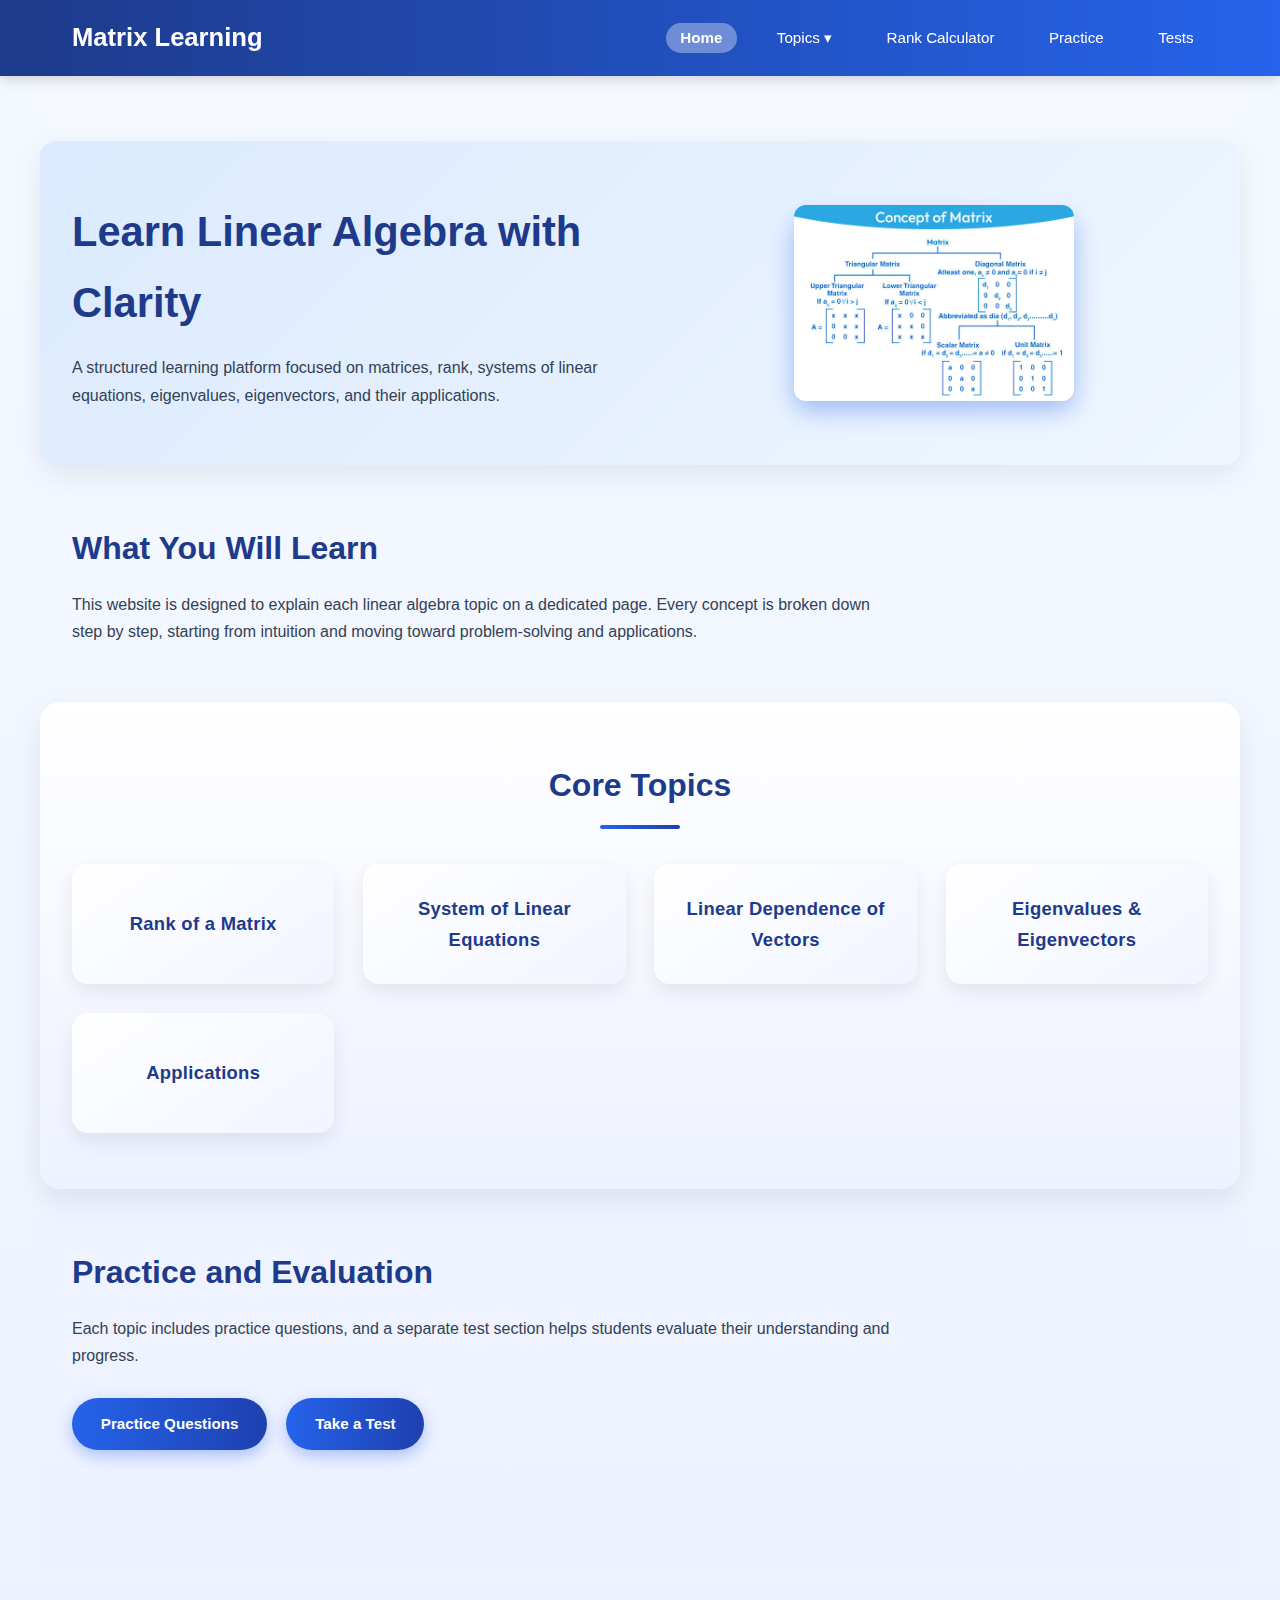
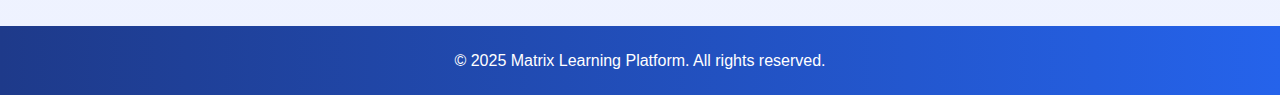
<file: index.html>
<!DOCTYPE html>
<html lang="en">

<head>
  <meta charset="UTF-8" />
  <meta name="viewport" content="width=device-width, initial-scale=1.0" />
  <link rel="stylesheet" href="style.css">
  <title>Matrix Learning Platform</title>
</head>
<script src="main.js"></script>

<body>
  <!-- Fixed Header / Navigation -->
  <header class="site-header">
    <nav class="nav-links">
      <h1>Matrix Learning</h1>
      <ul>
        <li><a href="index.html" class="active">Home</a></li>
        <li class="dropdown">
          <a href="">Topics ▾</a>
          <ul class="dropdown-menu">
            <li><a href="rank.html">Rank</a></li>
            <li><a href="systems.html">System of Linear Equations</a></li>
            <li><a href="dependence.html">Linear Dependence of Vectors</a></li>
            <li><a href="eigen.html">Eigenvalues & Eigenvectors</a></li>
            <li><a href="applications.html">Applications</a></li>
          </ul>
        </li>

        <li><a href="rank-calculator.html">Rank Calculator</a></li>
        <li><a href="practice.html">Practice</a></li>
        <li><a href="tests.html">Tests</a></li>
      </ul>
    </nav>
  </header>


  <!-- Main Content -->
  <main class="page-wrapper">
    <div class="content">


      <!-- Hero Section -->
      <section id="home" class="hero">
        <div class="hero-text">
          <h2>Learn Linear Algebra with Clarity</h2>
          <p>
            A structured learning platform focused on matrices, rank, systems of linear
            equations, eigenvalues, eigenvectors, and their applications.
          </p>
        </div>
        <div class="hero-visual">
          <!-- Visual placeholder (diagram / illustration) -->
          <div class="matrix-box">
            <img src="HomeVisual.jpg" alt="Matrix representation">
          </div>
        </div>
      </section>


      <!-- Introduction -->
      <section>
        <h2>What You Will Learn</h2>
        <p>
          This website is designed to explain each linear algebra topic on a dedicated page.
          Every concept is broken down step by step, starting from intuition and moving
          toward problem-solving and applications.
        </p>
      </section>


      <!-- Topics Overview -->
      <section class="topic-overview">
        <h2>Core Topics</h2>
        <div class="topic-grid">
          <a href="rank.html" class="topic-card">Rank of a Matrix</a>
          <a href="systems.html" class="topic-card">System of Linear Equations</a>
          <a href="dependence.html" class="topic-card">Linear Dependence of Vectors</a>
          <a href="eigen.html" class="topic-card">Eigenvalues & Eigenvectors</a>
          <a href="applications.html" class="topic-card">Applications</a>
        </div>
      </section>


      <!-- Practice & Tests -->
      <section>
        <h2>Practice and Evaluation</h2>
        <p>
          Each topic includes practice questions, and a separate test section helps
          students evaluate their understanding and progress.
        </p>
        <div class="action-links">
          <a href="practice.html">Practice Questions</a>
          <a href="tests.html">Take a Test</a>
        </div>
      </section>

    </div>
  </main>


  <!-- Footer -->
  <footer>
    <p>&copy; 2025 Matrix Learning Platform. All rights reserved.</p>
  </footer>


</body>

</html>
</file>
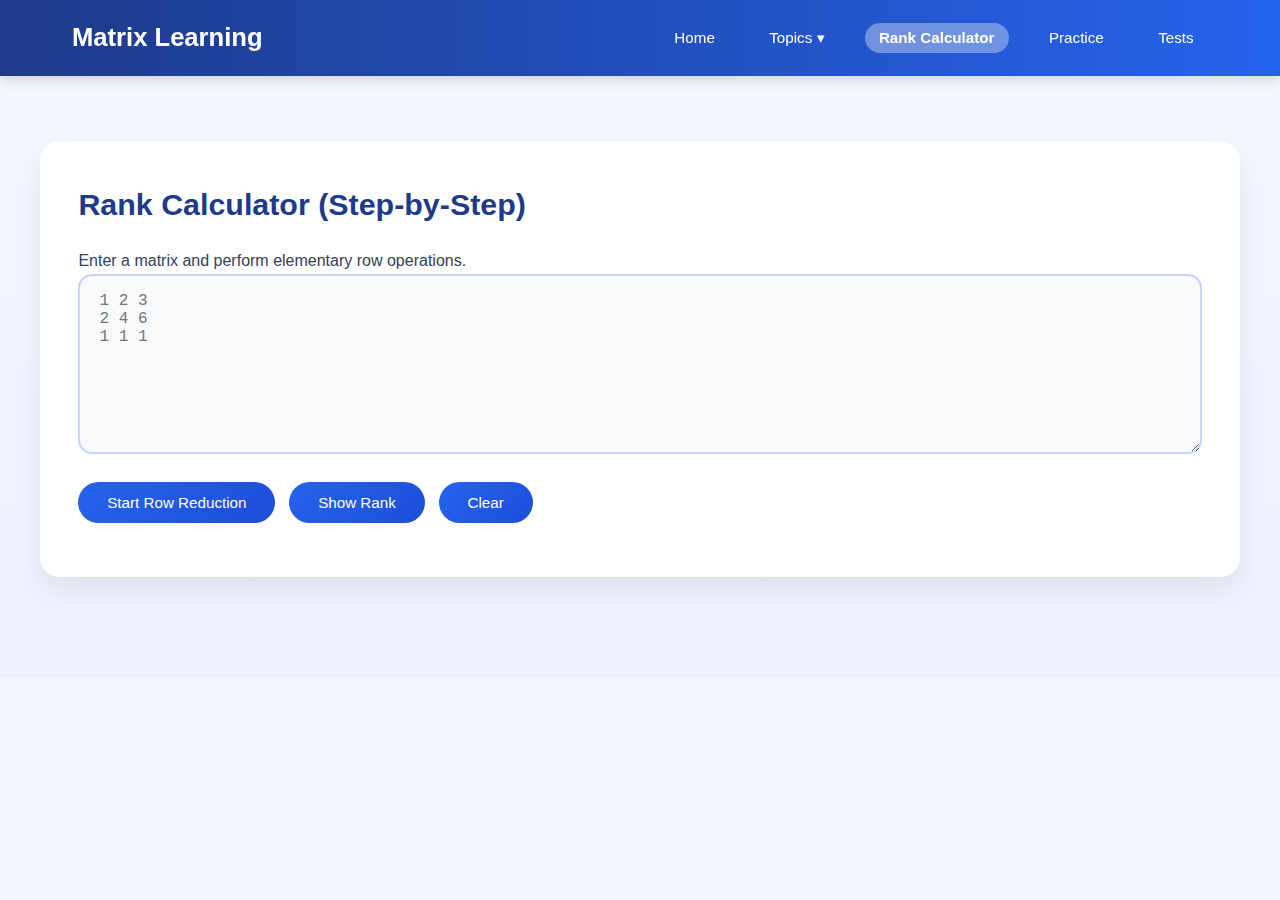
<file: rank-calculator.html>
<!DOCTYPE html>
<html lang="en">

<head>
  <meta charset="UTF-8">
  <title>Rank Calculator | Matrix Learning</title>

  <!-- Global + Page Styles -->
  <link rel="stylesheet" href="style.css">
  <link rel="stylesheet" href="rank-calculator.css">
</head>

<body>

  <header class="site-header">
    <nav class="nav-links">
      <h1>Matrix Learning</h1>
      <ul>
        <li><a href="index.html">Home</a></li>

        <li class="dropdown">
          <a href="#">Topics ▾</a>
          <ul class="dropdown-menu">
            <li><a href="rank.html">Rank</a></li>
            <li><a href="systems.html">System of Linear Equations</a></li>
            <li><a href="dependence.html">Linear Dependence of Vectors</a></li>
            <li><a href="eigen.html">Eigenvalues & Eigenvectors</a></li>
            <li><a href="applications.html">Applications</a></li>
          </ul>
        </li>

        <li><a href="rank-calculator.html" class="active">Rank Calculator</a></li>
        <li><a href="practice.html">Practice</a></li>
        <li><a href="tests.html">Tests</a></li>
      </ul>
    </nav>
  </header>

  <main class="page-wrapper">
    <div class="content">

      <!-- INPUT MATRIX -->
      <section class="page-section">
        <h2>Rank Calculator (Step-by-Step)</h2>
        <p>Enter a matrix and perform elementary row operations.</p>

        <textarea id="matrixInput" placeholder="1 2 3
2 4 6
1 1 1"></textarea>

        <button id="startBtn" class="primary-btn">Start Row Reduction</button>
        <button id="showRankBtn" class="primary-btn">Show Rank</button>
        <button id="resetBtn" class="primary-btn">Clear</button>


        <!-- Inline result matching page style -->
        <p id="directRankResult"
          style="margin-top:1rem; font-size:1.2rem; font-weight:600; text-align:left; color:#1e3a8a;"></p>
      </section>


      <!-- MATRIX DISPLAY -->
      <section class="page-section" id="matrixSection" style="display:none;">
        <h3>Current Matrix</h3>
        <div id="matrixTable"></div>
      </section>

      <!-- ROW OPERATIONS -->
      <section class="page-section" id="operationSection" style="display:none;">
        <h3>Row Operation</h3>

        <div class="op-box">
          <span>R</span>
          <input type="number" id="rowI" min="1" placeholder="i">

          <select id="opType">
            <option value="add">← Rᵢ + kRⱼ</option>
            <option value="scale">← kRᵢ</option>
            <option value="swap">↔ Rⱼ</option>
          </select>

          <input type="number" id="multiplier" placeholder="k" step="any">

          <span id="rowJLabel">R</span>
          <input type="number" id="rowJ" min="1" placeholder="j">
        </div>

        <div style="margin-top:1rem;">
          <button id="applyOpBtn" class="primary-btn">Apply</button>
          <button id="undoBtn" class="primary-btn">Undo</button>
          <button id="finishBtn" class="primary-btn">Finish</button>
        </div>

        <!-- STEP LOG -->
        <div id="stepLog" style="margin-top:1.5rem;"></div>
      </section>

      <!-- RANK CHECK -->
      <section class="page-section" id="rankCheckSection" style="display:none;">
        <h3>Enter Rank</h3>
        <input id="rankInput" type="number" min="0">
        <button id="checkRankBtn" class="primary-btn">Check Rank</button>
        <p id="resultText"></p>
      </section>

    </div>
  </main>

  <script src="rank-calculator.js"></script>
</body>

</html>
</file>
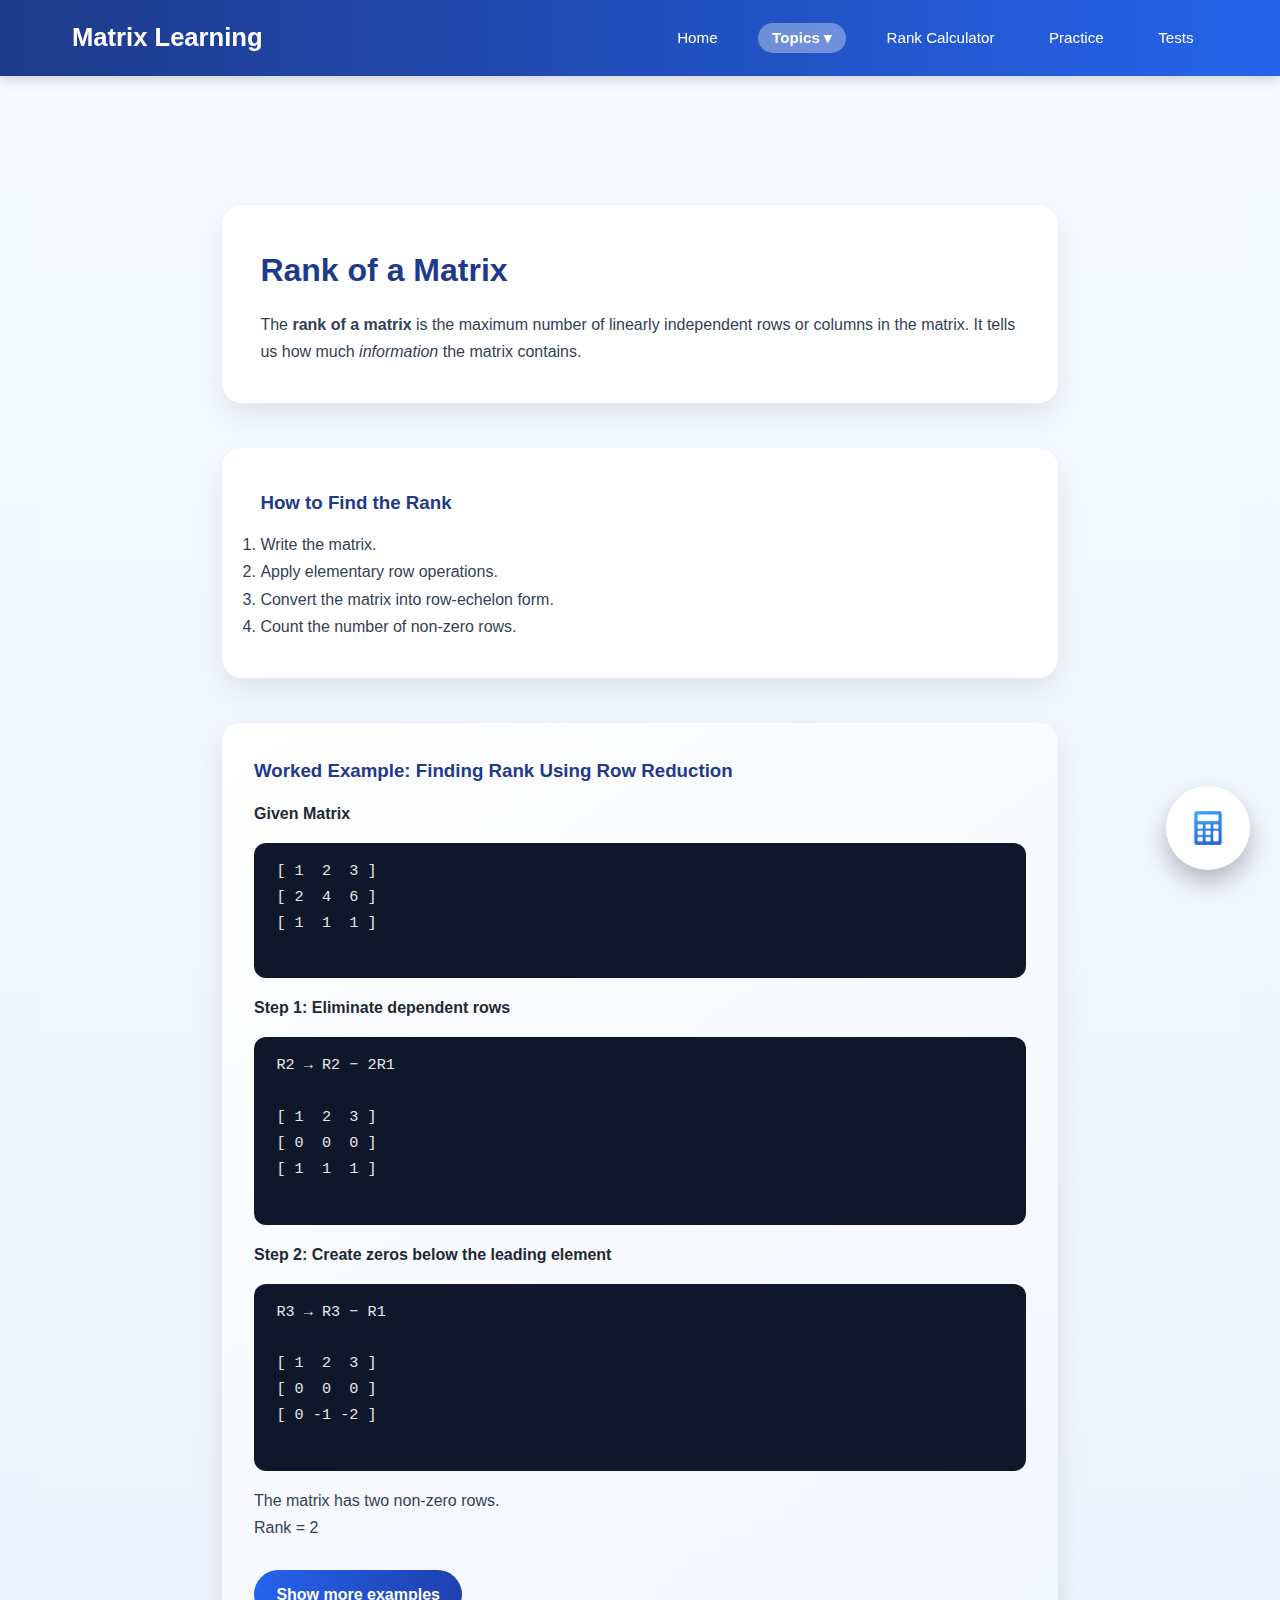
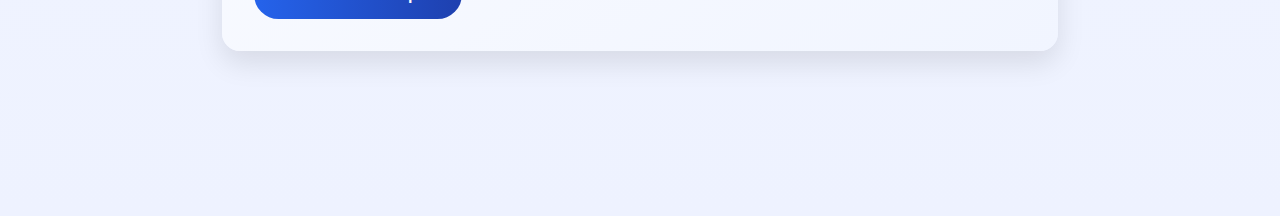
<file: rank.html>
<!DOCTYPE html>
<html lang="en">

<head>
  <meta charset="UTF-8" />
  <meta name="viewport" content="width=device-width, initial-scale=1.0" />
  <title>Rank of a Matrix | Matrix Learning</title>
  <link rel="stylesheet" href="style.css" />
  <link rel="stylesheet" href="rank.css" />
</head>

<body>

  <!-- ================= HEADER ================= -->
  <header class="site-header">
    <nav class="nav-links">
      <h1>Matrix Learning</h1>
      <ul>
        <li><a href="index.html">Home</a></li>
        <li class="dropdown">
          <a href="" class="active">Topics ▾</a>
          <ul class="dropdown-menu">
            <li><a href="rank.html">Rank</a></li>
            <li><a href="systems.html">System of Linear Equations</a></li>
            <li><a href="dependence.html">Linear Dependence of Vectors</a></li>
            <li><a href="eigen.html">Eigenvalues & Eigenvectors</a></li>
            <li><a href="applications.html">Applications</a></li>
          </ul>
        </li>

        <li><a href="rank-calculator.html">Rank Calculator</a></li>
        <li><a href="practice.html">Practice</a></li>
        <li><a href="tests.html">Tests</a></li>
      </ul>
    </nav>

  </header>

  <!-- ================= MAIN CONTENT ================= -->
  <main class="page-wrapper">
    <div class="content">

      <!-- Rank Definition -->
      <section class="topic-section page-section">
        <h2>Rank of a Matrix</h2>
        <p>
          The <strong>rank of a matrix</strong> is the maximum number of
          linearly independent rows or columns in the matrix.
          It tells us how much <em>information</em> the matrix contains.
        </p>
      </section>

      <!-- How to Find Rank -->
      <section class="topic-section page-section">
        <h3>How to Find the Rank</h3>
        <ol>
          <li>Write the matrix.</li>
          <li>Apply elementary row operations.</li>
          <li>Convert the matrix into row-echelon form.</li>
          <li>Count the number of non-zero rows.</li>
        </ol>
      </section>

      <!-- Examples -->
      <section class="topic-section page-section example">
        <h3>Worked Example: Finding Rank Using Row Reduction</h3>

        <div class="example-block">
          <h4>Given Matrix</h4>
          <pre>
[ 1  2  3 ]
[ 2  4  6 ]
[ 1  1  1 ]
        </pre>
        </div>

        <div class="example-block">
          <h4>Step 1: Eliminate dependent rows</h4>
          <pre>
R2 → R2 − 2R1

[ 1  2  3 ]
[ 0  0  0 ]
[ 1  1  1 ]
        </pre>
        </div>

        <div class="example-block">
          <h4>Step 2: Create zeros below the leading element</h4>
          <pre>
R3 → R3 − R1

[ 1  2  3 ]
[ 0  0  0 ]
[ 0 -1 -2 ]
        </pre>
        </div>

        <div class="example-result">
          <p>The matrix has two non-zero rows.</p>
          <p class="rank-answer">Rank = 2</p>
        </div>

        <details class="more-examples">
          <summary>Show more examples</summary>

          <div class="extra-example">
            <h4>Example 2: Identity Matrix</h4>
            <pre>
[ 1  0  0 ]
[ 0  1  0 ]
[ 0  0  1 ]
          </pre>
            <p><strong>Rank = 3</strong></p>
          </div>

          <div class="extra-example">
            <h4>Example 3: Dependent Rows</h4>
            <pre>
[ 1  2 ]
[ 2  4 ]
          </pre>
            <p><strong>Rank = 1</strong></p>
          </div>

          <div class="extra-example">
            <h4>Example 4: Zero Matrix</h4>
            <pre>
[ 0  0 ]
[ 0  0 ]
          </pre>
            <p><strong>Rank = 0</strong></p>
          </div>

          <div class="extra-example">
            <h4>Example 5: Upper Triangular Matrix</h4>
            <pre>
[ 1  2  3 ]
[ 0  1  4 ]
[ 0  0  1 ]
          </pre>
            <p><strong>Rank = 3</strong></p>
          </div>
        </details>
      </section>

    </div>
  </main>

  <!-- ================= FLOATING CALCULATOR BUTTON ================= -->
  <a href="rank-calculator.html" class="calc-button" title="Open Rank Calculator">
    <img src="calculator.png" alt="Rank Calculator">
  </a>


  <script src="rank.js"></script>
</body>

</html>
</file>
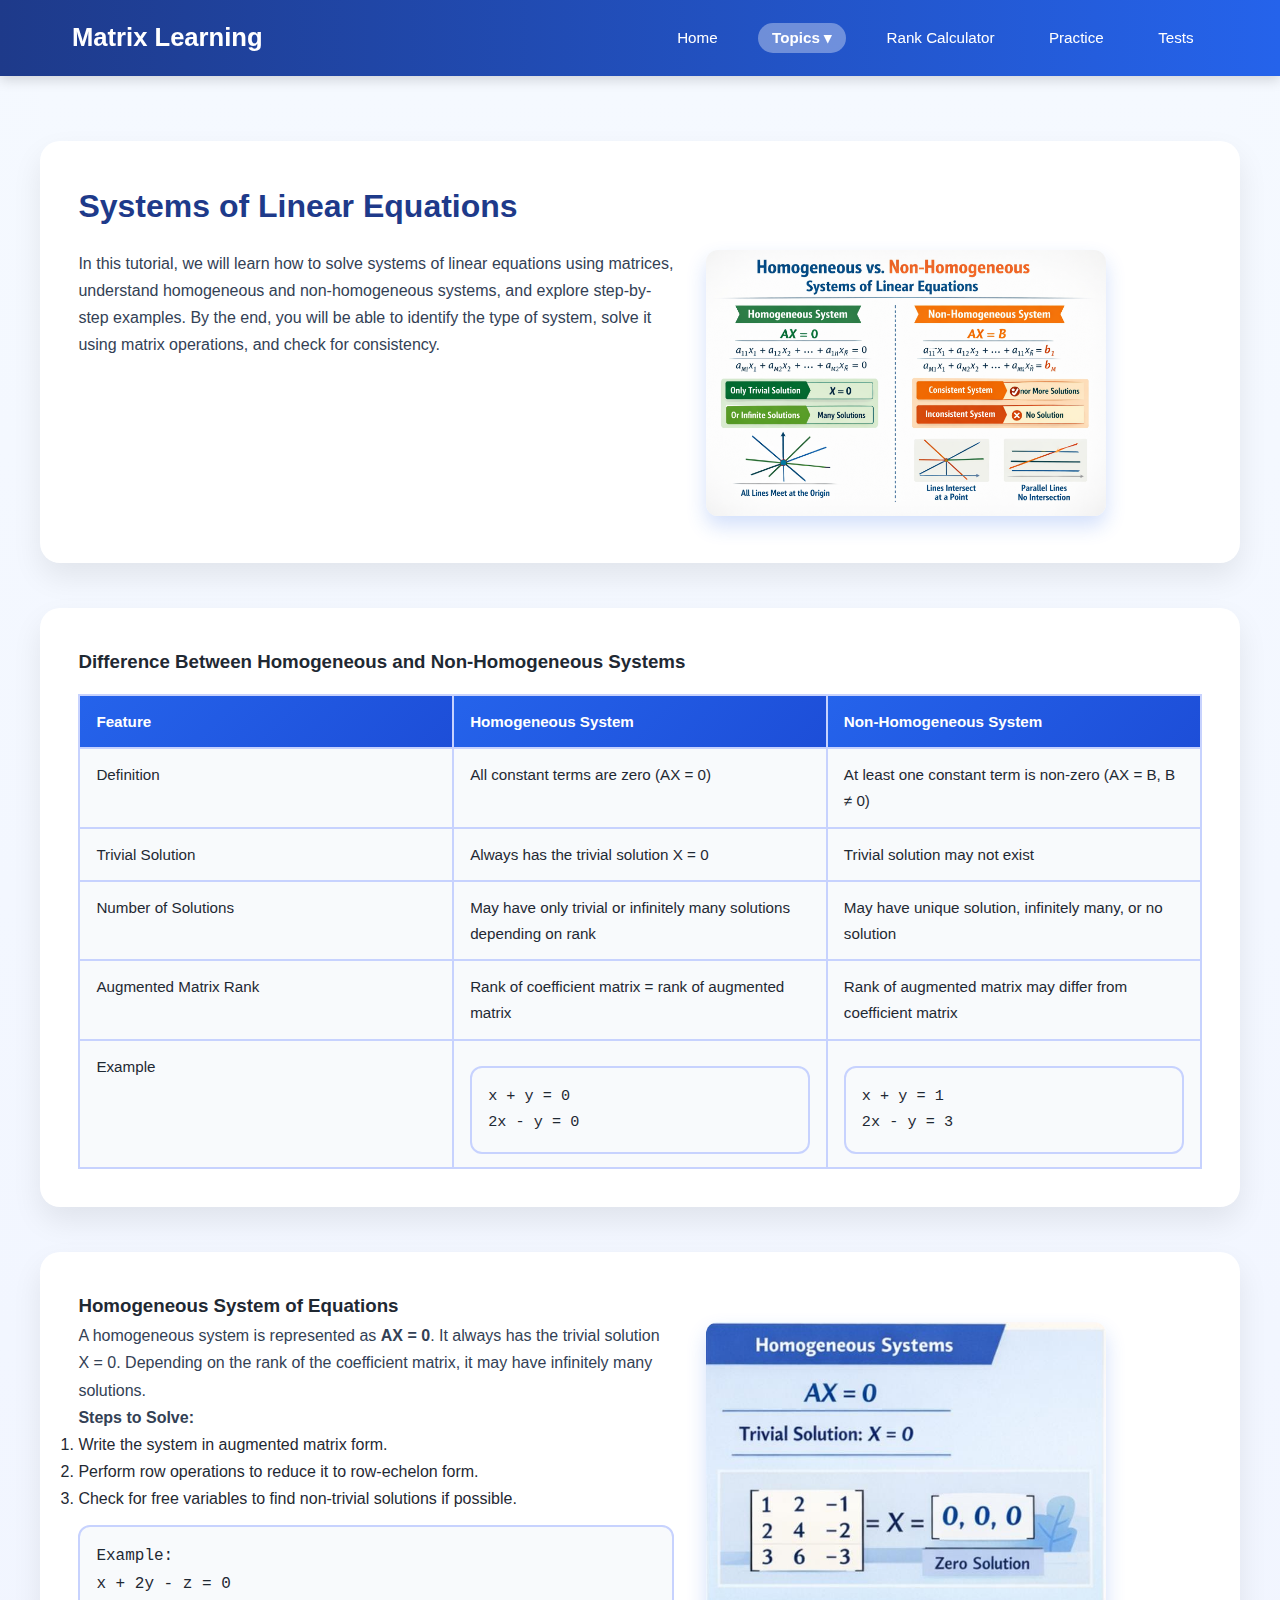
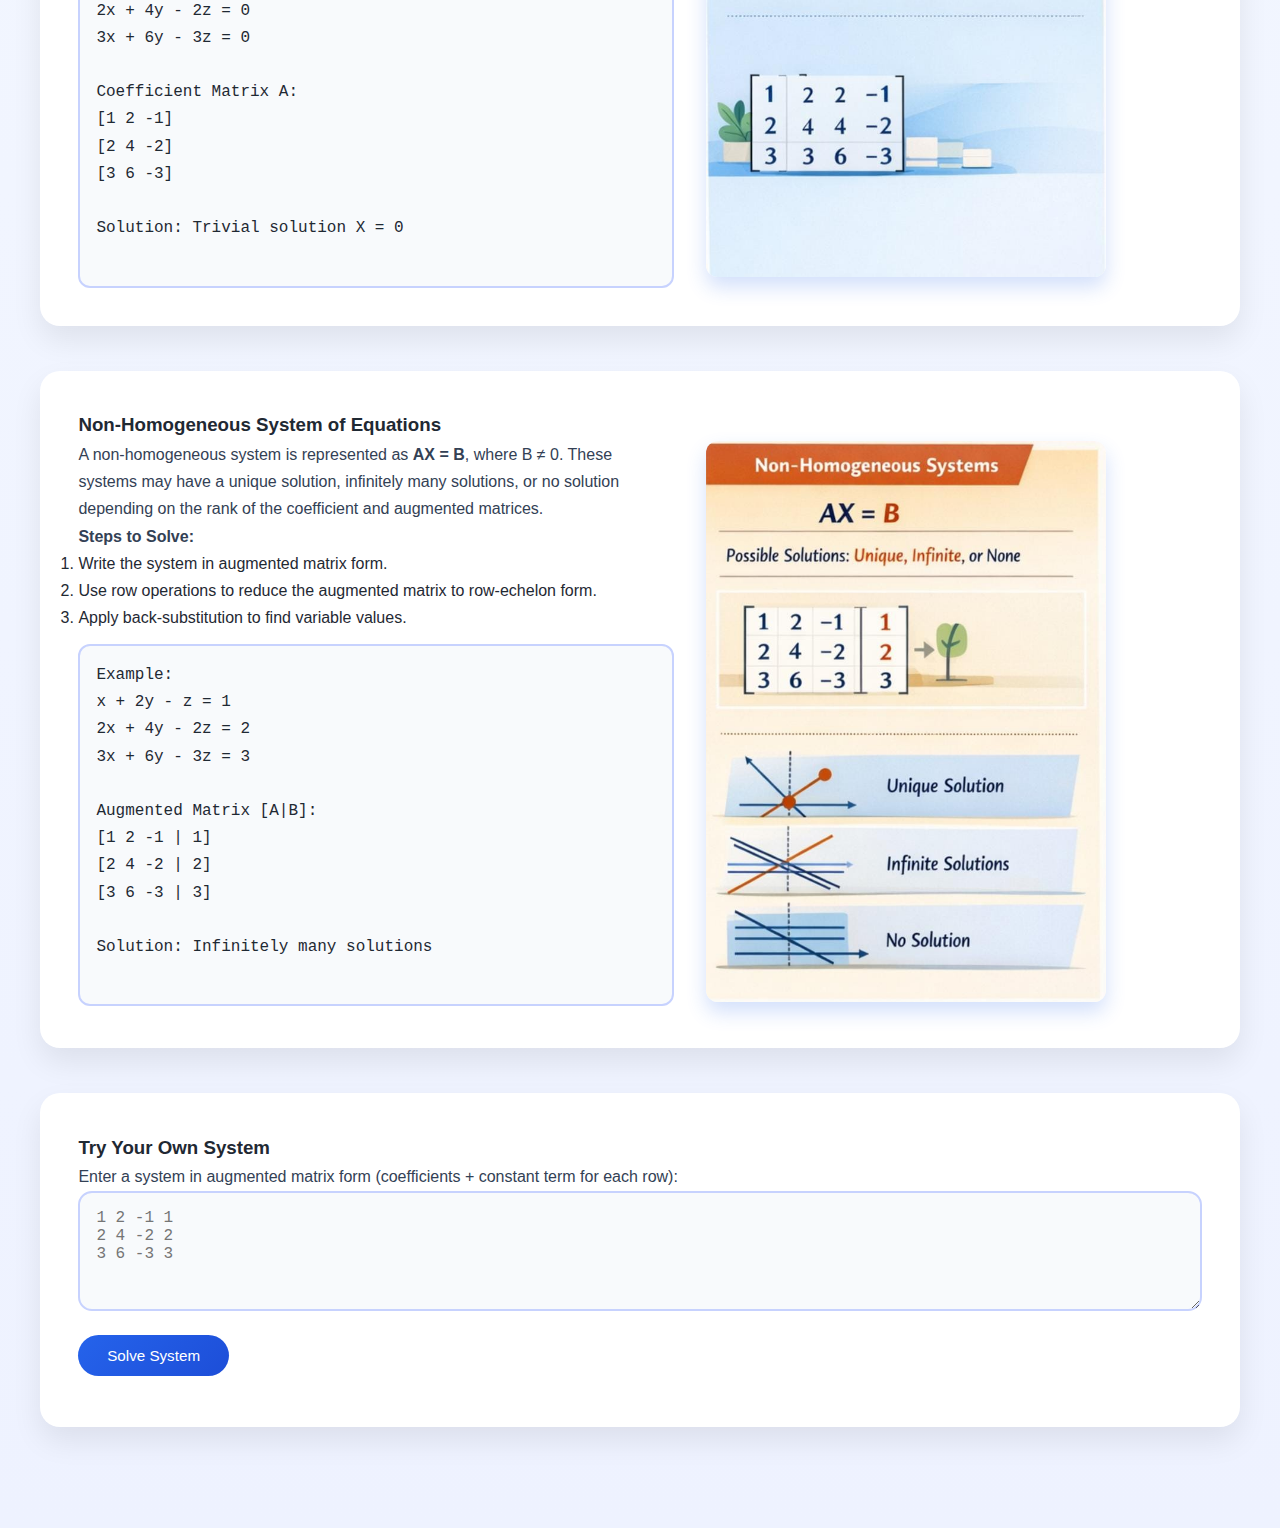
<file: systems.html>
<!DOCTYPE html>
<html lang="en">

<head>
  <meta charset="UTF-8">
  <title>System of Linear Equations | Matrix Learning</title>

  <!-- Global + Page Styles -->
  <link rel="stylesheet" href="style.css">
  <link rel="stylesheet" href="systems.css">
</head>

<body>

  <header class="site-header">
    <nav class="nav-links">
      <h1>Matrix Learning</h1>
      <ul>
        <li><a href="index.html">Home</a></li>
        <li class="dropdown">
          <a href="#" class="active">Topics ▾</a>
          <ul class="dropdown-menu">
            <li><a href="rank.html">Rank</a></li>
            <li><a href="systems.html" class="active">System of Linear Equations</a></li>
            <li><a href="dependence.html">Linear Dependence of Vectors</a></li>
            <li><a href="eigen.html">Eigenvalues & Eigenvectors</a></li>
            <li><a href="applications.html">Applications</a></li>
          </ul>
        </li>
        <li><a href="rank-calculator.html">Rank Calculator</a></li>
        <li><a href="practice.html">Practice</a></li>
        <li><a href="tests.html">Tests</a></li>
      </ul>
    </nav>
  </header>

  <main class="page-wrapper">
    <div class="content">

      <!-- INTRODUCTION -->
      <section class="page-section">
        <h2>Systems of Linear Equations</h2>
        <div class="section-flex">
          <div class="section-text">
            <p>In this tutorial, we will learn how to solve systems of linear equations using matrices, understand
              homogeneous and non-homogeneous systems, and explore step-by-step examples. By the end, you will be able
              to identify the type of system, solve it using matrix operations, and check for consistency.</p>
          </div>
          <div class="section-image">
            <img src="system_intro.png" alt="Systems of Linear Equations Illustration">
          </div>
        </div>
      </section>

      <!-- DIFFERENCE CHART -->
      <section class="page-section">
        <h3>Difference Between Homogeneous and Non-Homogeneous Systems</h3>
        <table class="diff-table">
          <thead>
            <tr>
              <th>Feature</th>
              <th>Homogeneous System</th>
              <th>Non-Homogeneous System</th>
            </tr>
          </thead>
          <tbody>
            <tr>
              <td>Definition</td>
              <td>All constant terms are zero (AX = 0)</td>
              <td>At least one constant term is non-zero (AX = B, B ≠ 0)</td>
            </tr>
            <tr>
              <td>Trivial Solution</td>
              <td>Always has the trivial solution X = 0</td>
              <td>Trivial solution may not exist</td>
            </tr>
            <tr>
              <td>Number of Solutions</td>
              <td>May have only trivial or infinitely many solutions depending on rank</td>
              <td>May have unique solution, infinitely many, or no solution</td>
            </tr>
            <tr>
              <td>Augmented Matrix Rank</td>
              <td>Rank of coefficient matrix = rank of augmented matrix</td>
              <td>Rank of augmented matrix may differ from coefficient matrix</td>
            </tr>
            <tr>
              <td>Example</td>
              <td>
                <pre>
x + y = 0
2x - y = 0
</pre>
              </td>
              <td>
                <pre>
x + y = 1
2x - y = 3
</pre>
              </td>
            </tr>
          </tbody>
        </table>
      </section>

      <!-- HOMOGENEOUS SYSTEM -->
      <section class="page-section">
        <h3>Homogeneous System of Equations</h3>
        <div class="section-flex">
          <div class="section-text">
            <p>A homogeneous system is represented as <strong>AX = 0</strong>. It always has the trivial solution X = 0.
              Depending on the rank of the coefficient matrix, it may have infinitely many solutions.</p>
            <p><strong>Steps to Solve:</strong></p>
            <ol>
              <li>Write the system in augmented matrix form.</li>
              <li>Perform row operations to reduce it to row-echelon form.</li>
              <li>Check for free variables to find non-trivial solutions if possible.</li>
            </ol>
            <pre>
Example:
x + 2y - z = 0
2x + 4y - 2z = 0
3x + 6y - 3z = 0

Coefficient Matrix A:
[1 2 -1]
[2 4 -2]
[3 6 -3]

Solution: Trivial solution X = 0
          </pre>
          </div>
          <div class="section-image">
            <img src="homo.jpg" alt="Homogeneous System Illustration">
          </div>
        </div>
      </section>

      <!-- NON-HOMOGENEOUS SYSTEM -->
      <section class="page-section">
        <h3>Non-Homogeneous System of Equations</h3>
        <div class="section-flex">
          <div class="section-text">
            <p>A non-homogeneous system is represented as <strong>AX = B</strong>, where B ≠ 0. These systems may have a
              unique solution, infinitely many solutions, or no solution depending on the rank of the coefficient and
              augmented matrices.</p>
            <p><strong>Steps to Solve:</strong></p>
            <ol>
              <li>Write the system in augmented matrix form.</li>
              <li>Use row operations to reduce the augmented matrix to row-echelon form.</li>
              <li>Apply back-substitution to find variable values.</li>
            </ol>
            <pre>
Example:
x + 2y - z = 1
2x + 4y - 2z = 2
3x + 6y - 3z = 3

Augmented Matrix [A|B]:
[1 2 -1 | 1]
[2 4 -2 | 2]
[3 6 -3 | 3]

Solution: Infinitely many solutions
          </pre>
          </div>
          <div class="section-image">
            <img src="non-homo.jpeg" alt="Non-Homogeneous System Illustration">
          </div>
        </div>
      </section>

      <!-- OPTIONAL: INTERACTIVE MATRIX SOLVER -->
      <section class="page-section" id="matrixExampleSection">
        <h3>Try Your Own System</h3>
        <p>Enter a system in augmented matrix form (coefficients + constant term for each row):</p>
        <textarea id="systemMatrixInput" placeholder="1 2 -1 1
2 4 -2 2
3 6 -3 3"></textarea>
        <button id="solveBtn" class="primary-btn">Solve System</button>
        <div id="solutionOutput"></div>
      </section>

    </div>
  </main>

  <script src="system.js"></script>
</body>

</html>
</file>
<file: style.css>
/* -----------------------------
   Global Styles
----------------------------- */
* {
  margin: 0;
  padding: 0;
  box-sizing: border-box;
}

body {
  font-family: "Segoe UI", Tahoma, Geneva, Verdana, sans-serif;
  line-height: 1.7;
  color: #1f2933;
  background: linear-gradient(180deg, #f5f9ff, #eef2ff);
  padding-top: 85px; /* space for fixed header */
}

.main-header {
  position: fixed;
  top: 0;
  left: 0;
  width: 100%;
  height: 70px;
  background: linear-gradient(90deg, #1e3a8a, #2563eb);
  display: flex;
  align-items: center;
  justify-content: space-between;
  padding: 0 2rem;
  z-index: 2000;
}

.logo {
  color: #ffffff;
  font-size: 1.4rem;
  font-weight: 700;
}

.nav-links {
  display: flex;
  gap: 1.5rem;
}

.nav-links a {
  color: #ffffff;
  text-decoration: none;
  font-size: 0.95rem;
  padding: 0.4rem 0.9rem;
  border-radius: 20px;
  transition: background 0.3s ease;
}

.nav-links a:hover {
  background: rgba(255, 255, 255, 0.2);
}

/* ===============================
   Shared Content Card (GLOBAL)
================================ */

.page-section {
  background: #ffffff;
  border-radius: 20px;
  padding: 2.4rem;
  margin-bottom: 2.8rem;
  box-shadow: 0 14px 30px rgba(0, 0, 0, 0.08);
}

.page-wrapper {
  background: linear-gradient(180deg, #f5f9ff, #eef2ff);
  padding: 3.5rem 0;
}

/* ===============================
   Primary Button (Global)
================================ */

.primary-btn {
  background: linear-gradient(135deg, #2563eb, #1d4ed8);
  color: #ffffff;
  border: none;
  padding: 0.75rem 1.8rem;
  font-size: 0.95rem;
  border-radius: 999px;
  cursor: pointer;
  transition: transform 0.2s ease, box-shadow 0.2s ease;
}

.primary-btn:hover {
  transform: translateY(-2px);
  box-shadow: 0 10px 20px rgba(37, 99, 235, 0.35);
}


/* -----------------------------
   Fixed Header & Navigation
----------------------------- */
.site-header {
  position: fixed;
  top: 0;
  left: 0;
  width: 100%;
  background: linear-gradient(90deg, #1e3a8a, #2563eb);
  color: #ffffff;
  z-index: 1000;
  box-shadow: 0 4px 12px rgba(0, 0, 0, 0.15);
}

nav {
  max-width: 1200px;
  margin: auto;
  padding: 1rem 2rem;
  display: flex;
  justify-content: space-between;
  align-items: center;
}

nav h1 {
  font-size: 1.6rem;
  font-weight: 700;
}

nav ul {
  list-style: none;
  display: flex;
  gap: 1.6rem;
}

nav a {
  text-decoration: none;
  color: #ffffff;
  font-size: 0.95rem;
  padding: 0.4rem 0.7rem;
  border-radius: 20px;
  transition: background-color 0.2s ease;
}

nav a:hover {
  background-color: rgba(255, 255, 255, 0.2);
}

/* -----------------------------
   Dropdown Menu (Vertical)
----------------------------- */
.dropdown {
  position: relative;
}

/* IMPORTANT: override nav ul flex */
.dropdown-menu {
  position: absolute;
  top: 120%;
  left: 0;

  display: block;              /* force vertical */
  background: #ffffff;
  min-width: 260px;

  list-style: none;
  padding: 0.6rem 0;
  margin: 0;

  border-radius: 12px;
  box-shadow: 0 12px 30px rgba(0, 0, 0, 0.15);

  opacity: 0;
  visibility: hidden;
  transform: translateY(10px);
  transition: all 0.25s ease;

  z-index: 2000;
}

/* Each item stacked vertically */
.dropdown-menu li {
  width: 100%;
}

/* Links inside dropdown */
.dropdown-menu li a {
  display: block;
  width: 100%;
  padding: 0.7rem 1.4rem;

  color: #1e3a8a;
  font-size: 0.95rem;
  font-weight: 500;
  text-decoration: none;

  white-space: nowrap;
}

/* Hover effect */
.dropdown-menu li a:hover {
  background-color: #eef2ff;
}

/* Show dropdown on hover */
.dropdown:hover .dropdown-menu {
  opacity: 1;
  visibility: visible;
  transform: translateY(0);
}


/* -----------------------------
   Layout Sections
----------------------------- */
main {
  max-width: 1200px;
  margin: auto;
}

section {
  padding: 3.5rem 2rem;
}

section h2 {
  font-size: 2rem;
  margin-bottom: 1rem;
  color: #1e3a8a;
}

section p {
  max-width: 820px;
  color: #334155;
}

/* -----------------------------
   Hero Section with Visual
----------------------------- */
.hero {
  display: flex;
  align-items: center;
  justify-content: space-between;
  gap: 2.5rem;
  background: linear-gradient(135deg, #dbeafe, #eff6ff);
  border-radius: 16px;
  box-shadow: 0 10px 30px rgba(0, 0, 0, 0.08);
}

.hero-text {
  flex: 1;
}

.hero-text h2 {
  font-size: 2.6rem;
}

.hero-visual {
  flex: 1;
  display: flex;
  justify-content: center;
}

.matrix-box {
  width: 280px;
  height: 190px;
  border-radius: 14px;
  background: linear-gradient(135deg, #2563eb, #1e40af);
  color: #ffffff;
  display: flex;
  align-items: center;
  justify-content: center;
  font-weight: 600;
  box-shadow: 0 12px 25px rgba(37, 99, 235, 0.4);
}
.matrix-box img {
  width: 100%;
  height: auto;
  border-radius: 12px;
}


/* -----------------------------
   Topic Overview Section
----------------------------- */
.topic-overview {
  background: linear-gradient(180deg, #ffffff, #eef2ff);
  border-radius: 20px;
  box-shadow: 0 12px 30px rgba(0, 0, 0, 0.08);
}

.topic-overview h2 {
  text-align: center;
  position: relative;
}

.topic-overview h2::after {
  content: "";
  display: block;
  width: 80px;
  height: 4px;
  background: linear-gradient(90deg, #2563eb, #1e40af);
  margin: 0.8rem auto 0;
  border-radius: 4px;
}

.topic-grid {
  display: grid;
  grid-template-columns: repeat(auto-fit, minmax(220px, 1fr));
  gap: 2rem;
  margin-top: 2.5rem;
}

.topic-card {
  padding: 2.2rem 1.8rem;
  background: linear-gradient(145deg, #ffffff, #f1f5ff);
  border-radius: 18px;
  text-decoration: none;
  color: #1e3a8a;
  font-size: 1.15rem;           /* bigger, more noticeable text */
  font-weight: 700;             /* stronger emphasis */
  text-align: center;           /* clean alignment */
  display: flex;                /* proper centering */
  align-items: center;
  justify-content: center;
  min-height: 120px;            /* uniform card height */
  letter-spacing: 0.3px;        /* subtle polish */
  box-shadow: 0 10px 25px rgba(0, 0, 0, 0.1);
  position: relative;
  overflow: hidden;
  transition: transform 0.25s ease, box-shadow 0.25s ease;
}

.topic-card::before {
  content: "";
  position: absolute;
  inset: 0;
  background: linear-gradient(120deg, rgba(37, 99, 235, 0.18), rgba(30, 64, 175, 0.18));
  opacity: 0;
  transition: opacity 0.25s ease;
}

.topic-card:hover::before {
  opacity: 1;
}

.topic-card:hover {
  transform: translateY(-8px);
  box-shadow: 0 18px 35px rgba(0, 0, 0, 0.18);
}

.topic-card::before {
  content: "";
  position: absolute;
  top: 0;
  left: 0;
  width: 100%;
  height: 100%;
  background: linear-gradient(120deg, rgba(37, 99, 235, 0.15), rgba(30, 64, 175, 0.15));
  opacity: 0;
  transition: opacity 0.25s ease;
}

.topic-card:hover::before {
  opacity: 1;
}

.topic-card:hover {
  transform: translateY(-8px);
  box-shadow: 0 18px 35px rgba(0, 0, 0, 0.18);
}

.topic-grid {
  display: grid;
  grid-template-columns: repeat(auto-fit, minmax(220px, 1fr));
  gap: 1.8rem;
  margin-top: 2.2rem;
}

.topic-card {
  padding: 1.8rem 1.5rem;
  background: linear-gradient(145deg, #ffffff, #f1f5ff);
  text-align: center;
  border-radius: 16px;
  text-decoration: none;
  color: #1e3a8a;
  font-weight: 600;
  box-shadow: 0 8px 20px rgba(0, 0, 0, 0.08);
  transition: transform 0.25s ease, box-shadow 0.25s ease;
}

.topic-card:hover {
  transform: translateY(-6px);
  box-shadow: 0 16px 30px rgba(0, 0, 0, 0.15);
}

/* -----------------------------
   Action Links / Buttons
----------------------------- */
.action-links {
  margin-top: 1.8rem;
  display: flex;
  gap: 1.2rem;
}

.action-links a {
  padding: 0.8rem 1.8rem;
  background: linear-gradient(90deg, #2563eb, #1e40af);
  color: #ffffff;
  text-decoration: none;
  border-radius: 30px;
  font-size: 0.95rem;
  font-weight: 600;
  box-shadow: 0 6px 16px rgba(37, 99, 235, 0.35);
  transition: transform 0.2s ease, box-shadow 0.2s ease;
}

.action-links a:hover {
  transform: translateY(-2px);
  box-shadow: 0 10px 22px rgba(37, 99, 235, 0.5);
}

/* -----------------------------
   Footer
----------------------------- */
footer {
  background: linear-gradient(90deg, #1e3a8a, #2563eb);
  color: #ffffff;
  text-align: center;
  padding: 1.3rem;
  margin-top: 4rem;
}

/* -----------------------------
   Responsive Design
----------------------------- */
@media (max-width: 768px) {
  nav {
    flex-direction: column;
    gap: 1rem;
  }

  nav ul {
    flex-direction: column;
    align-items: center;
  }

  .hero {
    flex-direction: column;
    text-align: center;
  }

  .action-links {
    flex-direction: column;
    align-items: center;
  }
}

/* -----------------------------
   Rank Design
----------------------------- */
.nav-links a.active {
  background: rgba(255, 255, 255, 0.35);
  font-weight: 600;
}
</file>
<file: rank.css>
/* ===============================
   Rank Page Layout
================================ */

.content {
  max-width: 900px;
  margin: auto;
  padding: 4rem 2rem;
}

.topic-section h2,
.topic-section h3 {
  color: #1e3a8a;
  margin-bottom: 0.8rem;
}

.topic-section p,
.topic-section li {
  color: #334155;
  line-height: 1.7;
  font-size: 1rem;
}

/* ===============================
   Matrix & Examples
================================ */

.example {
  background: linear-gradient(145deg, #ffffff, #f1f5ff);
  padding: 2rem;
  border-radius: 18px;
  box-shadow: 0 12px 28px rgba(0, 0, 0, 0.1);
}

pre {
  background: #0f172a;
  color: #e5e7eb;
  padding: 1rem 1.4rem;
  border-radius: 12px;
  overflow-x: auto;
  font-size: 0.95rem;
  margin: 1rem 0;
}

/* ===============================
   Dropdown Examples
================================ */

.more-examples {
  margin-top: 1.8rem;
}

.more-examples summary {
  cursor: pointer;
  background: linear-gradient(90deg, #2563eb, #1e40af);
  color: #ffffff;
  padding: 0.7rem 1.4rem;
  border-radius: 30px;
  font-weight: 600;
  display: inline-block;
  transition: all 0.3s ease;
}

.more-examples summary:hover {
  transform: translateY(-2px);
  box-shadow: 0 8px 20px rgba(37, 99, 235, 0.35);
}

.extra-example {
  margin-top: 1.5rem;
  padding: 1.4rem;
  background: #eef2ff;
  border-radius: 14px;
}

/* ===============================
   Floating Calculator Button
================================ */

.calc-button {
  position: fixed;
  bottom: 30px;
  right: 30px;
  width: 84px;
  height: 84px;
  background: #ffffff;              /* KEY FIX */
  border-radius: 50%;
  display: flex;
  align-items: center;
  justify-content: center;
  box-shadow: 0 12px 25px rgba(0, 0, 0, 0.25);
  z-index: 3000;
  transition: transform 0.25s ease, box-shadow 0.25s ease;
}

.calc-button img {
  width: 54px;
  height: 54px;
}

.calc-button:hover {
  transform: scale(1.08);
  box-shadow: 0 18px 35px rgba(0, 0, 0, 0.3);
}

#matrixTable table {
  margin: auto;
  border-collapse: collapse;
}

#matrixTable td {
  border: 2px solid #c7d2fe;
  padding: 10px 16px;
  text-align: center;
  font-family: "Courier New", monospace;
}

#operationInput, #rankInput {
  padding: 0.7rem 1rem;
  border-radius: 10px;
  border: 2px solid #c7d2fe;
  width: 60%;
}
</file>
<file: systems.css>
/* Page-specific styles for Systems page */

/* Difference chart table */
.diff-table {
  width: 100%;
  border-collapse: collapse;
  margin-top: 1rem;
  table-layout: fixed;
}

.diff-table th,
.diff-table td {
  border: 2px solid #c7d2fe;
  padding: 0.8rem 1rem;
  text-align: left;
  vertical-align: top;
  font-size: 0.95rem;
  word-wrap: break-word;
}

.diff-table th {
  background: linear-gradient(135deg, #2563eb, #1d4ed8);
  color: #fff;
}

.diff-table td {
  background: #f8fafc;
}

/* Preformatted examples */
section pre {
  background: #f8fafc;
  border: 2px solid #c7d2fe;
  padding: 1rem;
  border-radius: 12px;
  font-family: "Courier New", monospace;
  overflow-x: auto;
  margin-top: 0.8rem;
}

/* Interactive Matrix Input */
#systemMatrixInput {
  width: 100%;
  min-height: 120px;
  padding: 1rem;
  font-family: "Courier New", monospace;
  font-size: 1rem;
  border-radius: 14px;
  border: 2px solid #c7d2fe;
  background: #f8fafc;
  margin-bottom: 1rem;
}

#systemMatrixInput:focus {
  outline: none;
  border-color: #2563eb;
  box-shadow: 0 0 0 3px rgba(37, 99, 235, 0.15);
}

#solutionOutput {
  font-family: "Courier New", monospace;
  font-size: 1.05rem;
  font-weight: 600;
  color: #1e3a8a;
  margin-top: 0.8rem;
  white-space: pre-line;
}

/* Section flex layout for text + image */
.section-flex {
  display: flex;
  flex-wrap: wrap;
  gap: 2rem;
  align-items: flex-start;
}

.section-text {
  flex: 1 1 400px;
}

.section-image {
  flex: 1 1 300px;
}

.section-image img {
  width: 100%;
  max-width: 400px;
  border-radius: 12px;
  box-shadow: 0 10px 20px rgba(37, 99, 235, 0.2);
}

/* Responsive adjustments */
@media (max-width: 900px) {
  .section-flex {
    flex-direction: column;
  }

  .section-image img {
    max-width: 100%;
  }
}
</file>
<file: rank-calculator.css>
/* ===============================
   GLOBAL RESET & BODY
=============================== */
* {
  margin: 0;
  padding: 0;
  box-sizing: border-box;
}

body {
  font-family: "Segoe UI", Tahoma, Geneva, Verdana, sans-serif;
  background: linear-gradient(180deg, #f5f9ff, #eef2ff);
  color: #1f2933;
  line-height: 1.7;
  padding-top: 85px;
}

/* ===============================
   HEADER & NAVIGATION
=============================== */
.site-header {
  position: fixed;
  top: 0;
  left: 0;
  width: 100%;
  background: linear-gradient(90deg, #1e3a8a, #2563eb);
  color: #fff;
  z-index: 1000;
  box-shadow: 0 4px 12px rgba(0, 0, 0, 0.15);
}

nav {
  max-width: 1200px;
  margin: auto;
  padding: 1rem 2rem;
  display: flex;
  justify-content: space-between;
  align-items: center;
}

nav h1 {
  font-size: 1.6rem;
  font-weight: 700;
}

nav ul {
  list-style: none;
  display: flex;
  gap: 1.6rem;
}

nav a {
  text-decoration: none;
  color: #fff;
  font-size: 0.95rem;
  padding: 0.4rem 0.7rem;
  border-radius: 20px;
  transition: background-color 0.2s ease;
}

nav a:hover,
nav a.active {
  background: rgba(255, 255, 255, 0.3);
}

/* ===============================
   DROPDOWN
=============================== */
.dropdown {
  position: relative;
}

.dropdown-menu {
  position: absolute;
  top: 120%;
  left: 0;
  background: #ffffff;
  min-width: 240px;
  list-style: none;
  padding: 0.6rem 0;
  border-radius: 12px;
  box-shadow: 0 12px 30px rgba(0, 0, 0, 0.15);
  opacity: 0;
  visibility: hidden;
  transform: translateY(10px);
  transition: all 0.25s ease;
  z-index: 2000;
}

.dropdown-menu li a {
  display: block;
  padding: 0.7rem 1.4rem;
  color: #1e3a8a;
  font-weight: 500;
}

.dropdown-menu li a:hover {
  background: #eef2ff;
}

.dropdown:hover .dropdown-menu {
  opacity: 1;
  visibility: visible;
  transform: translateY(0);
}

/* ===============================
   PAGE LAYOUT
=============================== */
.page-wrapper {
  padding: 3.5rem 0;
}

.content {
  max-width: 1200px;
  margin: auto;
}

.page-section {
  background: #ffffff;
  border-radius: 20px;
  padding: 2.4rem;
  margin-bottom: 2.8rem;
  box-shadow: 0 14px 30px rgba(0, 0, 0, 0.08);
}

.page-section h2 {
  font-size: 1.9rem;
  color: #1e3a8a;
}

.page-section h3 {
  font-size: 1.35rem;
  color: #1e40af;
  margin-bottom: 0.8rem;
}

/* ===============================
   BUTTONS
=============================== */
.primary-btn {
  background: linear-gradient(135deg, #2563eb, #1d4ed8);
  color: #ffffff;
  border: none;
  padding: 0.75rem 1.8rem;
  font-size: 0.95rem;
  border-radius: 999px;
  cursor: pointer;
  margin-right: 0.6rem;
  transition: transform 0.2s ease, box-shadow 0.2s ease;
}

.primary-btn:hover {
  transform: translateY(-2px);
  box-shadow: 0 10px 20px rgba(37, 99, 235, 0.35);
}

/* ===============================
   MATRIX INPUT
=============================== */
#matrixInput {
  width: 100%;
  min-height: 180px;
  padding: 1rem 1.2rem;
  font-size: 1rem;
  border-radius: 14px;
  border: 2px solid #c7d2fe;
  font-family: "Courier New", monospace;
  background: #f8fafc;
  margin-bottom: 1.2rem;
}

#matrixInput:focus {
  outline: none;
  border-color: #2563eb;
  box-shadow: 0 0 0 3px rgba(37, 99, 235, 0.15);
}

/* ===============================
   MATRIX DISPLAY (FIXED SPACING)
=============================== */
#matrixTable table {
  margin: auto;
  border-collapse: collapse;
  table-layout: fixed;
}

#matrixTable td {
  width: 70px;
  height: 45px;
  border: 2px solid #c7d2fe;
  text-align: center;
  vertical-align: middle;
  font-family: "Courier New", monospace;
  font-size: 1rem;
  background: #f8fafc;
}

/* ===============================
   ROW OPERATION UI
=============================== */
.op-box {
  display: flex;
  align-items: center;
  justify-content: center;
  gap: 0.7rem;
  flex-wrap: wrap;
  margin-top: 1rem;
}

.op-box span {
  font-weight: 600;
  color: #1e3a8a;
}

.op-box input,
.op-box select,
#rankInput {
  width: 72px;
  padding: 0.55rem 0.6rem;
  border-radius: 999px;
  border: 2px solid #c7d2fe;
  font-size: 0.95rem;
  text-align: center;
  background: linear-gradient(180deg, #ffffff, #f1f5ff);
  transition: border-color 0.2s ease, box-shadow 0.2s ease;
}

.op-box select {
  width: auto;
  padding: 0.55rem 1rem;
}

.op-box input:focus,
.op-box select:focus,
#rankInput:focus {
  outline: none;
  border-color: #2563eb;
  box-shadow: 0 0 0 3px rgba(37, 99, 235, 0.18);
}

/* ===============================
   RESULT TEXT
=============================== */
#resultText {
  margin-top: 1rem;
  font-size: 1.2rem;
  font-weight: 600;
  text-align: center;
}
</file>
